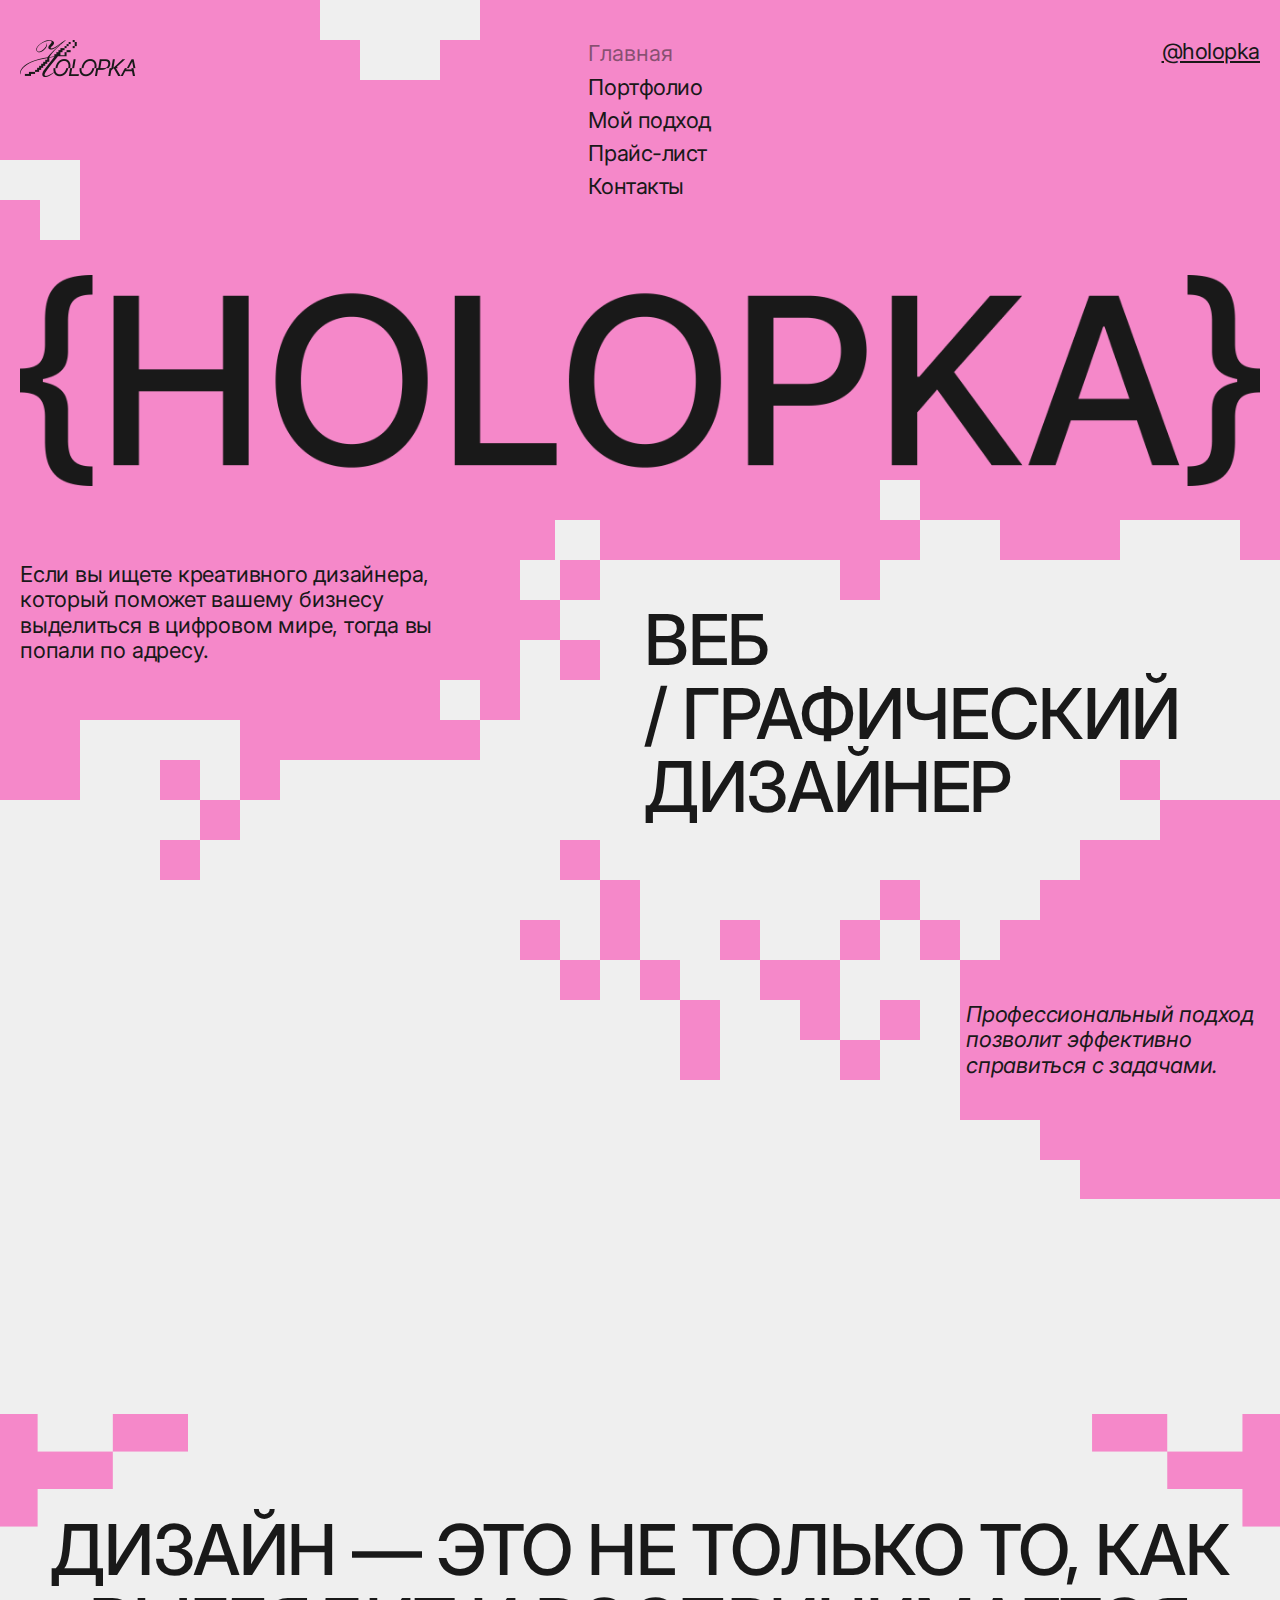
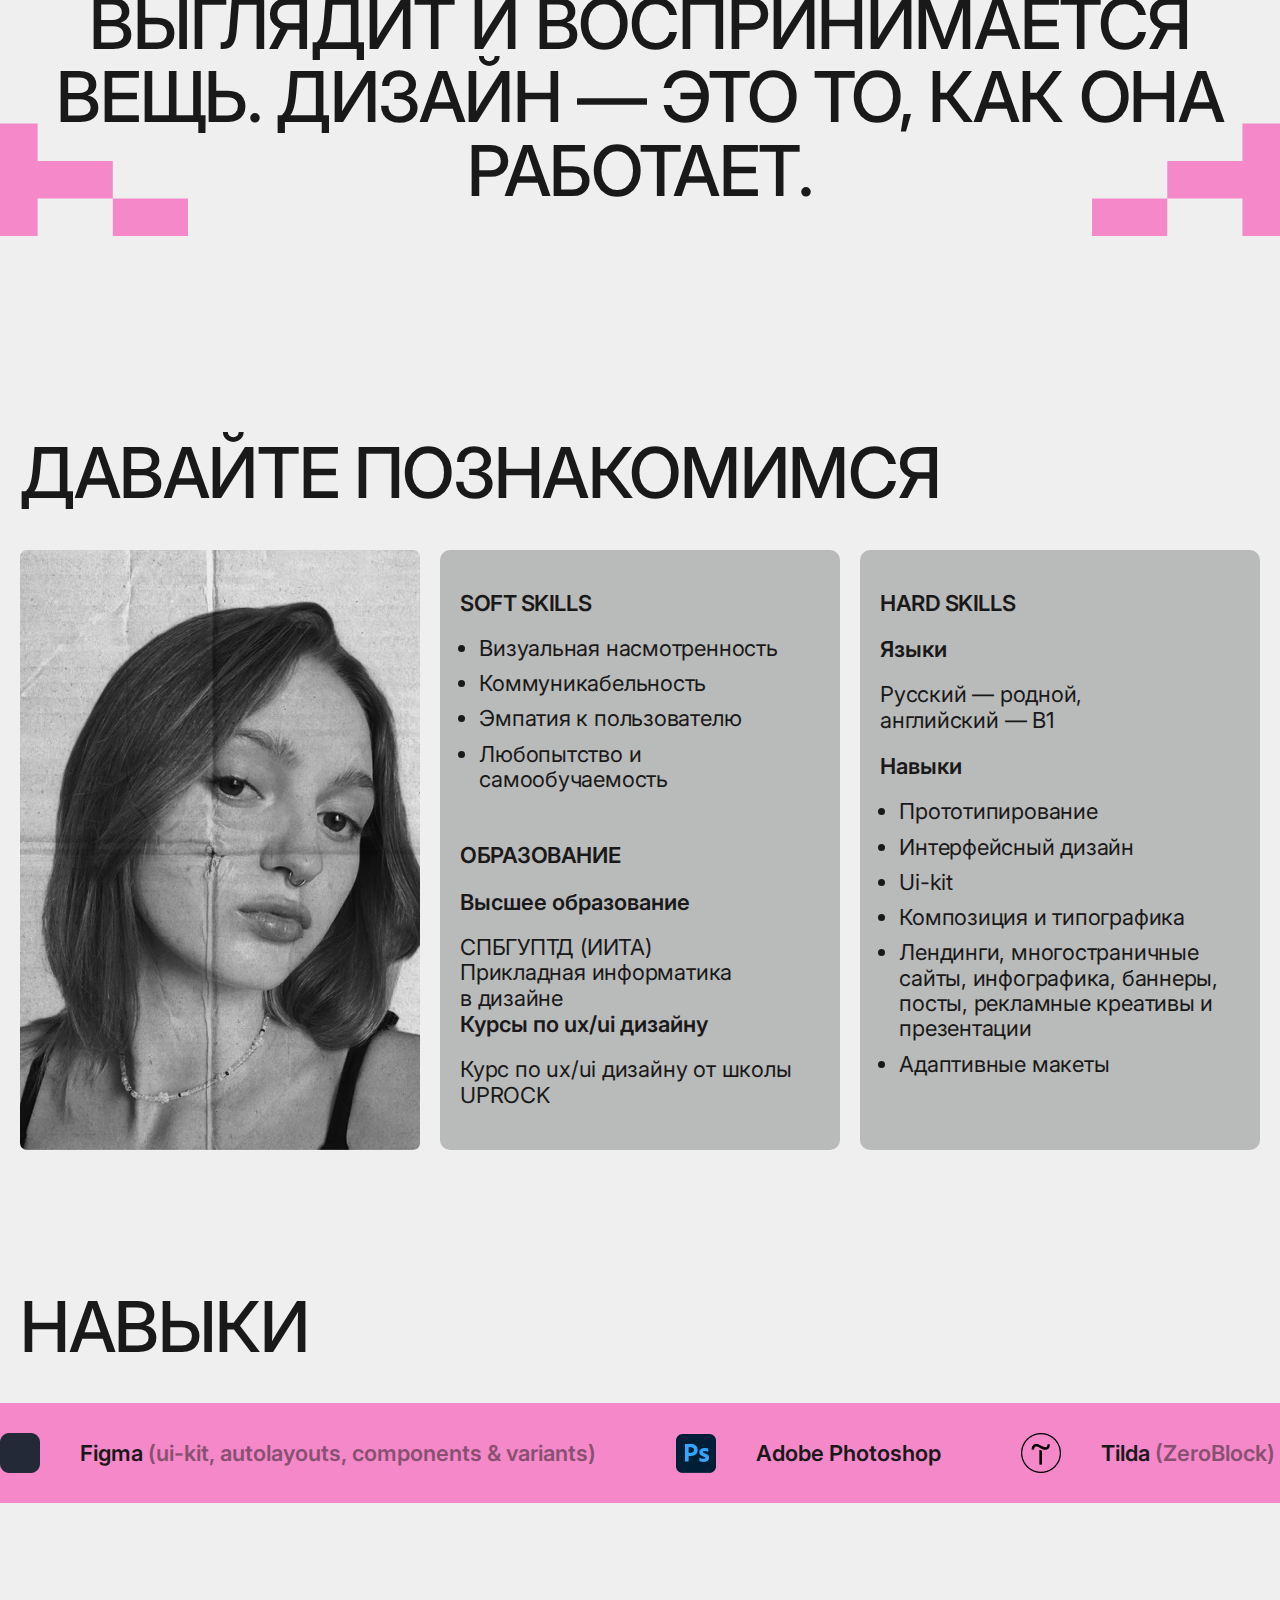
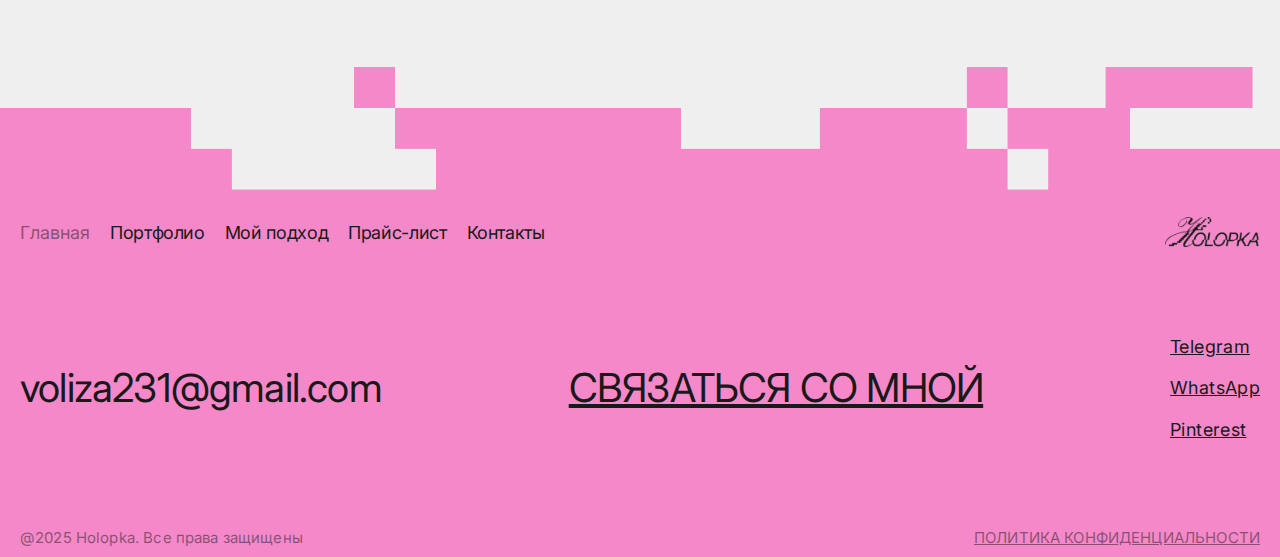
<file: index.html>
<!DOCTYPE html>
<html lang="ru">
<head>
  <meta charset="UTF-8">
  <meta name="viewport" content="width=device-width, initial-scale=1.0">
  <title>HOLOPKA-Главная</title>
<link rel="preconnect" href="https://fonts.googleapis.com">
<link rel="preconnect" href="https://fonts.gstatic.com" crossorigin>
<link href="https://fonts.googleapis.com/css2?family=Inter:wght@400;500;600&display=swap" rel="stylesheet">
  <link rel="stylesheet" href="global_all/global.css">
  <link rel="stylesheet" href="style_all/style.css">
</head>
<body>

<section id="hero" class="hero-section">
  <header class="site-header">
    <div class="container">
      <a href="index.html" class="header-logo" aria-label="Holopka Home">
        <div style="position: relative; width: 117.00px; height: 37.00px;">
          <img src="Images_all/images/Логотип.png" alt="logo part" style="position: absolute;">
        </div>
      </a>
      <nav class="header-nav" aria-label="Main navigation">
        <ul>
          <li class="nav-item-active"><span>Главная</span></li>
          <li><a href="portfolio_bootstrap.html">Портфолио</a></li>
          <li><a href="#quote">Мой подход</a></li>
          <li><a href="price_flex.html">Прайс-лист</a></li>
          <li><a href="contact_java.html">Контакты</a></li>
        </ul>
      </nav>
      <div class="header-contact">
        <a href="https://t.me/holopka">@holopka</a> 
      </div>
    </div>
  </header>
  <div class="hero-content">
    <div class="hero-text-left">
      <p>Если вы ищете креативного дизайнера, который поможет вашему бизнесу выделиться в цифровом мире, тогда вы попали по адресу.</p>
    </div>
    <div class="hero-main-title">
      <img src="Images_all/images/H1.png" alt="{HOLOPKA}">
    </div>
    <div class="container">
        <h2 class = "hero-subtitle" >ВЕБ <br>/ ГРАФИЧЕСКИЙ <br> ДИЗАЙНЕР</h2>
      </div>
    <div class="hero-text-right" style="transform: translateY(-100px);">
      <p class="italic">Профессиональный подход позволит эффективно справиться с задачами.</p>
    </div>
  </div>
</section>
<section id="quote" class="quote-section">
  <div class="quote-background">
    <img src="Images_all/images/Скобки.png" alt="Abstract background pattern">
  </div>
  <div class="container">
    <p class="quote-text">ДИЗАЙН — ЭТО НЕ ТОЛЬКО  ТО, КАК ВЫГЛЯДИТ  И ВОСПРИНИМАЕТСЯ ВЕЩЬ. ДИЗАЙН — ЭТО ТО, КАК ОНА РАБОТАЕТ.</p>
  </div>
</section>
<section id="about" class="about-section">
  <div class="container">
    <h2 class="about-title">ДАВАЙТЕ ПОЗНАКОМИМСЯ</h2>
    <div class="about-grid">
      <div class="about-photo">
        <img src="Images_all/images/Фото автора.png" alt="Фото автора">
      </div>
      <div class="about-card">
        <div class="skill-group">
          <h3 class="skill-title">SOFT SKILLS</h3>
          <ul class="skill-list">
            <li>Визуальная насмотренность</li>
            <li>Коммуникабельность</li>
            <li>Эмпатия к пользователю</li>
            <li>Любопытство и самообучаемость</li>
          </ul>
        </div>
        <div class="education-group">
          <h3 class="skill-title">ОБРАЗОВАНИЕ</h3>
          <div class="education-item">
            <h4>Высшее образование</h4>
            <p>СПБГУПТД (ИИТА) <br>Прикладная информатика <br>в дизайне</p>
          </div>
          <div class="education-item">
            <h4>Курсы по ux/ui дизайну</h4>
            <p>Курс по ux/ui дизайну от школы <br>UPROCK</p>
          </div>
        </div>
      </div>
      <div class="about-card">
        <div class="skill-group">
          <h3 class="skill-title">HARD SKILLS</h3>
          <div class="education-item languages-block">
            <h4>Языки</h4>
            <p>Русский — родной, <br>английский — B1</p>
          </div>
          <div class="education-item">
            <h4>Навыки</h4>
            <ul class="skill-list">
              <li>Прототипирование</li>
              <li>Интерфейсный дизайн</li>
              <li>Ui-kit</li>
              <li>Композиция и типографика</li>
              <li>Лендинги, многостраничные сайты, инфографика, баннеры, посты, рекламные креативы и презентации</li>
              <li>Адаптивные макеты</li>
            </ul>
          </div>
        </div>
      </div>
    </div>
  </div>
</section>
<section id="skills" class="skills-section">
  <div class="container">
    <h2 class="skills-main-title">НАВЫКИ</h2>
  </div>
  <div class="skills-marquee">
    <div class="marquee-content">
      <div class="skill-item"><img src="Images_all/images/I2016_7848_2016_7748.png" alt="Figma icon"><span>Figma <span class="skill-note">(ui-kit, autolayouts, components & variants)</span></span></div>
      <div class="skill-item"><img src="Images_all/images/I2016_7848_2016_7760.png" alt="Photoshop icon"><span>Adobe Photoshop</span></div>
      <div class="skill-item"><img src="Images_all/images/I2016_7848_2016_7758.png" alt="Tilda icon"><span>Tilda <span class="skill-note">(ZeroBlock)</span></span></div>
      <div class="skill-item"><img src="Images_all/images/I2016_7848_2016_7763.png" alt="InDesign icon"><span>Adobe InDesign</span></div>
      <div class="skill-item"><img src="Images_all/images/I2016_7848_2016_7766.png" alt="Illustrator icon"><span>Adobe Illustrator</span></div>
      <div class="skill-item"><img src="Images_all/images/I2016_7848_2016_7779.png" alt="Blender icon"><span>Blender <span class="skill-note">(начальный уровень)</span></span></div>
      <div class="skill-item"><img src="Images_all/images/I2016_7848_2016_7769.png" alt="PowerPoint icon"><span>PowerPoint</span></div>
    </div>
  </div>
</section>
<footer id="footer" class="site-footer-main">
  <div class="footer-container">
    <div class="footer-top">
      <nav class="footer-nav">
        <ul>
          <li><span>Главная</span></li>
          <li><a href="portfolio_bootstrap.html">Портфолио</a></li>
          <li><a href="#quote">Мой подход</a></li>
          <li><a href="price_flex.html">Прайс-лист</a></li>
          <li><a href="contact_java.html">Контакты</a></li>
        </ul>
      </nav>
      <a href="index.html" class="footer-logo" aria-label="Holopka Home">
        <div style="position: relative; width: 95.00px; height: 30.00px;">
          <img src="Images_all/images/Логотип.png" alt="logo part" style="position: absolute;">
        </div>
      </a>
    </div>
    <div class="footer-contact-info">
      <p class="footer-email">voliza231@gmail.com</p>
      <a href="contact_java.html" class="footer-contact-link">СВЯЗАТЬСЯ СО МНОЙ</a>
      <div class="footer-socials">
        <ul>
          <li><a href="https://t.me/holopka" target="_blank" rel="noopener noreferrer">Telegram</a></li>
          <li><a href="https://www.whatsapp.com/?lang=ru" target="_blank" rel="noopener noreferrer">WhatsApp</a></li>
          <li><a href="https://ru.pinterest.com/" target="_blank" rel="noopener noreferrer">Pinterest</a></li>
        </ul>
      </div>
    </div>
    <div class="footer-bottom">
      <p class="footer-copyright">@2025 Holopka. Все права защищены</p>
      <a href="https://www.triniti.ru/politika-konfidentsialnosti/" class="footer-privacy">ПОЛИТИКА КОНФИДЕНЦИАЛЬНОСТИ</a>
    </div>
  </div>
</footer>
</body>
</html>
</file>
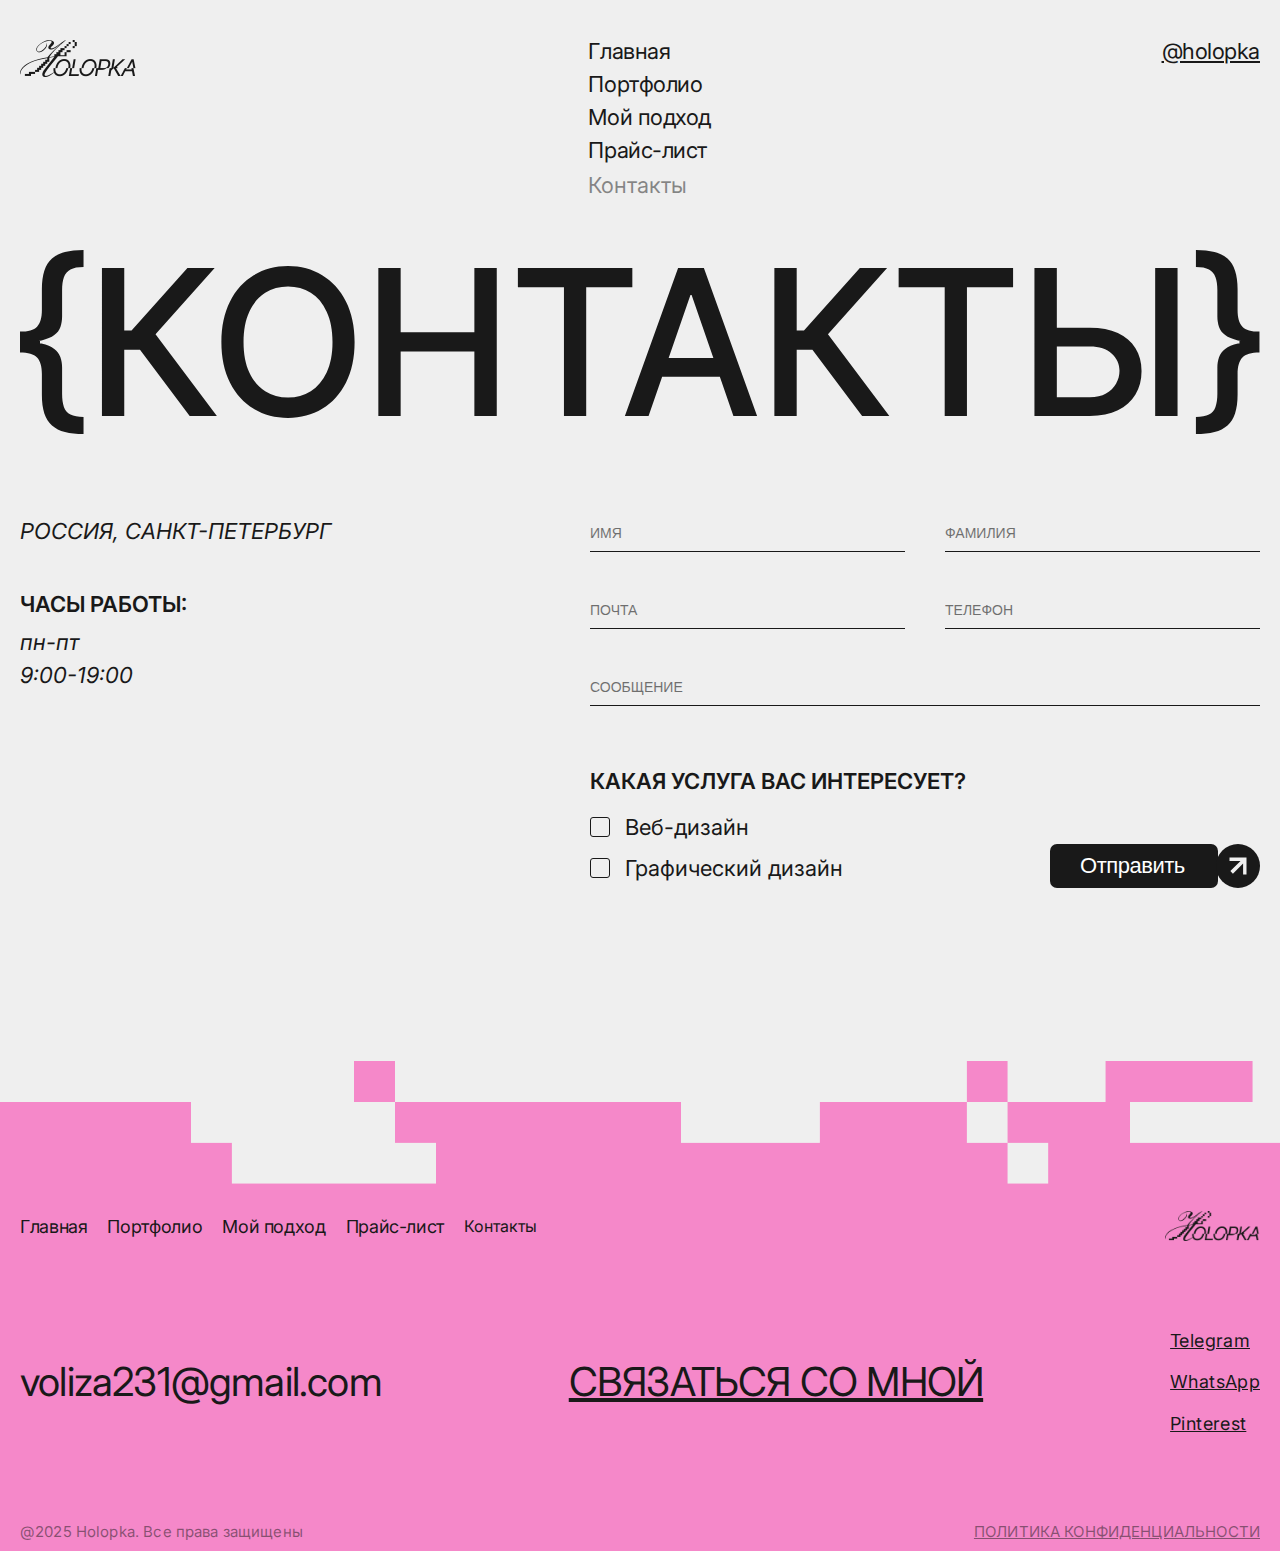
<file: contact_java.html>
<!DOCTYPE html>
<html lang="ru">
<head>
  <meta charset="UTF-8">
  <title>HOLOPKA-Контакты</title>
  <meta name="viewport" content="width=device-width, initial-scale=1.0">
  <link href="https://fonts.googleapis.com/css2?family=Inter:wght@300;400;500;600&display=swap" rel="stylesheet">
  <link rel="stylesheet" href="global_all/global_contact_java.css">
  <link rel="stylesheet" href="style_all/style_contact_java.css">
  <script src="https://code.jquery.com/jquery-3.6.0.min.js"></script>
  <script src="popup.js" defer></script>
</head>
<body>
  <section id="section-header">
    <header class="site-header">
      <div class="container">
        <a href="index.html" class="header-logo" aria-label="Holopka Home">
          <div style="position: relative; width: 117.00px; height: 37.00px;">
            <img src="Images_all/images_contact_java/Логотип.png" alt="logo part" style="position: absolute;">
          </div>
        </a>
        <nav class="header-nav" aria-label="Main navigation">
          <ul>
            <li><a href="index.html">Главная</a></li>
            <li><a href="portfolio_bootstrap.html">Портфолио</a></li>
            <li><a href="#quote">Мой подход</a></li>
            <li><a href="price_flex.html">Прайс-лист</a></li>
            <li class="nav-item-active"><span>Контакты</span></li>
          </ul>
        </nav>
        <div class="header-contact">
          <a href="https://t.me/holopka">@holopka</a> 
        </div>
      </div>
    </header>
  </section>
  
  <section id="section-main">
    <div class="container">
      <img src="Images_all/images_contact_java/H1.svg" alt="ПОРТФОЛИО">
      
      <div class="content-grid">
        <div class="info-column">
          <div class="info-block">
            <p class="info-label">РОССИЯ, САНКТ-ПЕТЕРБУРГ</p>
          </div>
          <div class="info-block">
            <p class="info-label"><strong>ЧАСЫ РАБОТЫ:</strong></p>
            <p>пн-пт</p>
            <p>9:00-19:00</p>
          </div>
        </div>
        
        <div class="form-column">
          <form class="contact-form">
            <div class="form-row">
              <div class="form-group">
                <input type="text" id="name" placeholder="ИМЯ" required>
              </div>
              <div class="form-group">
                <input type="text" id="surname" placeholder="ФАМИЛИЯ">
              </div>
            </div>
            
            <div class="form-row">
              <div class="form-group">
                <input type="email" id="email" placeholder="ПОЧТА" required>
              </div>
              <div class="form-group">
                <input type="tel" id="phone" placeholder="ТЕЛЕФОН" required>
              </div>
            </div>
            
            <div class="form-group full-width">
              <input type="text" id="message" placeholder="СООБЩЕНИЕ">
            </div>
            
            <div class="service-selection">
              <p class="service-title">КАКАЯ УСЛУГА ВАС ИНТЕРЕСУЕТ?</p>
              <div class="checkbox-group">
                <label class="custom-checkbox">
                  <input type="checkbox" name="service" value="web-design">
                  <span class="checkmark"></span>
                  Веб-дизайн
                </label>
                <label class="custom-checkbox">
                  <input type="checkbox" name="service" value="graphic-design">
                  <span class="checkmark"></span>
                  Графический дизайн
                </label>
              </div>
            </div>
            
            <div class="form-footer">
              <button type="submit" class="submit-btn">
                <span>Отправить</span>
              </button>
            </div>
          </form>
        </div>
      </div>
    </div>
  </section>
  
  <footer id="footer" class="site-footer-main">
    <div class="footer-container">
      <div class="footer-top">
        <nav class="footer-nav">
          <ul>
            <li><a href="index.html">Главная</a></li>
            <li><a href="portfolio_bootstrap.html">Портфолио</a></li>
            <li><a href="#quote">Мой подход</a></li>
            <li><a href="price_flex.html">Прайс-лист</a></li>
            <li><span>Контакты</span></li>
          </ul>
        </nav>
        <a href="index.html" class="footer-logo" aria-label="Holopka Home">
          <div style="position: relative; width: 95.00px; height: 30.00px;">
            <img src="Images_all/images_contact_java/Логотип.png" alt="logo part" style="position: absolute;">
          </div>
        </a>
      </div>
      <div class="footer-contact-info">
        <p class="footer-email">voliza231@gmail.com</p>
        <a href="nav-item-active" class="footer-contact-link">СВЯЗАТЬСЯ СО МНОЙ</a>
        <div class="footer-socials">
          <ul>
            <li><a href="https://t.me/holopka" target="_blank" rel="noopener noreferrer">Telegram</a></li>
            <li><a href="https://www.whatsapp.com/?lang=ru" target="_blank" rel="noopener noreferrer">WhatsApp</a></li>
            <li><a href="https://ru.pinterest.com/" target="_blank" rel="noopener noreferrer">Pinterest</a></li>
          </ul>
        </div>
      </div>
      <div class="footer-bottom">
        <p class="footer-copyright">@2025 Holopka. Все права защищены</p>
        <a href="https://www.triniti.ru/politika-konfidentsialnosti/" class="footer-privacy">ПОЛИТИКА КОНФИДЕНЦИАЛЬНОСТИ</a>
      </div>
    </div>
  </footer>
  

  <div id="order-popup" class="popup-overlay" style="display: none;">
    <div class="popup-content">
      <div class="popup-header">
        <button class="popup-close-btn" aria-label="Закрыть">
          <img src="Images_all/images_contact_java/Кнопка.svg" alt="X" width="20" height="20">
        </button>
      </div>
      <img src="Images_all/images_contact_java/Group 2263.svg" alt="Фон" class="popup-image-bg">
      <div class="popup-text-overlay">
        <h2>СПАСИБО!</h2>
        <h3>Ваш заказ оформлен</h3>
        <p>Я свяжусь с вами в ближайшее время для подтверждения заказа.</p>
        <a href="index.html" class="popup-home-btn">На главную</a>
      </div>
    </div>
  </div>
</body>
</html>
</file>
<file: global_all/global.css>
:root {
  --color-text-primary: #191919;
  --color-text-secondary: rgba(25, 25, 25, 0.5);
  --color-background: #efefef;
  --color-accent: #f588c9;
  --color-card-bg: #b9baba;
}

* {
  box-sizing: border-box;
}

body {
  margin: 0;
  font-family: 'Inter', sans-serif;
  background-color: var(--color-background);
  color: var(--color-text-primary);
  overflow-x: hidden;
}

a {
  color: inherit;
  text-decoration: none;
}

ul {
  list-style: none;
  margin: 0;
  padding: 0;
}

img {
  max-width: 100%;
  height: auto;
  display: block;
}

.container {
  width: 100%;
  max-width: 1360px;
  margin-left: auto;
  margin-right: auto;
  padding-left: 20px;
  padding-right: 20px;
}
</file>
<file: style_all/style.css>
/* Header */
.site-header {
  position: absolute;
  top: 40px;
  left: 0;
  right: 0;
  z-index: 10;
}

.site-header .container {
  display: flex;
  justify-content: space-between;
  align-items: flex-start;
}

.header-logo {
  position: relative;
  width: 118px;
  height: 37px;
}

.header-logo img {
  position: absolute;
}

.header-nav ul {
  display: flex;
  flex-direction: column;
  gap: 10px;
  align-items: flex-start;
}

.header-nav a {
  font-size: 22px;
  letter-spacing: -0.44px;
  line-height: 1.05;
  transition: opacity 0.3s;
}

.header-nav a:hover {
  opacity: 0.7;
}

.header-nav .nav-item-active span {
  font-size: 22px;
  color: var(--color-text-secondary);
  cursor: default; 
}

.header-contact a {
  font-size: 22px;
  letter-spacing: -0.44px;
  line-height: 1.05;
  text-decoration: underline;
  text-transform: lowercase;
  transition: opacity 0.3s;
}

.header-contact a:hover {
  opacity: 0.7;
}

@media (max-width: 768px) {
  .site-header .container {
    flex-direction: column;
    align-items: center;
    gap: 20px;
  }
  .header-nav ul {
    align-items: center;
  }
    
}

/* Hero */
.hero-section {
  position: relative;
  min-height: 1240px;
  background-image: url('Images_all/images/Фон хедер.png');
  background-size: cover;
  background-position: center;
  display: flex;
  flex-direction: column;
  padding-top: 235px;
  padding-bottom: 40px;
}

.hero-content {
  position: relative;
  flex-grow: 1;
  display: flex;
  flex-direction: column;
  justify-content: space-between;
  width: 100%;
  max-width: 1360px;
  margin: 0 auto;
  padding: 0 20px;
}

.hero-text-left {
  width: 460px;
  font-size: 22px;
  line-height: 1.15;
  letter-spacing: -0.22px;
  margin-top: 305px;
}

.hero-main-title {
  position: absolute;
  top: 40px;
  left: 50%;
  transform: translateX(-50%);
  width: 100%;
  max-width: 1360px;
}

.hero-subtitle {
  position: absolute;
  top: 310px;
  right: 100px;
  font-size: 70px;
  font-weight: 500;
  line-height: 1.05;
  letter-spacing: -1.4px;
  text-align: left;
}

.hero-text-right {
  align-self: flex-end;
  width: 294px;
  font-size: 22px;
  line-height: 1.15;
  letter-spacing: -0.22px;
}
.hero-text-right p {
  font-style: italic;
}

@media (max-width: 1400px) {
  .hero-main-title {
    padding: 0 20px;
  }
}

@media (max-width: 992px) {
  .hero-section {
    min-height: auto;
    padding-top: 200px;
    padding-bottom: 60px;
  }
  .hero-content {
    justify-content: flex-start;
    gap: 40px;
  }
  .hero-main-title {
    position: static;
    transform: none;
    order: -1;
  }
  .hero-subtitle {
    position: static;
    font-size: 50px;
    margin-top: 20px;
  }
  .hero-text-left, .hero-text-right {
    width: 100%;
    max-width: 500px;
    margin: 0 auto;
    text-align: center;
  }
  .hero-text-left {
    margin-top: 0;
  }
}

@media (max-width: 480px) {
  .hero-subtitle {
    font-size: 36px;
  }
  .hero-text-left, .hero-text-right {
    font-size: 18px;
  }
}

/* Quote */
.quote-section {
  position: relative;
  display: grid;
  place-items: center;     
  min-height: 450px;
  padding: 70px 0 0;
  margin-top: 160px;
}

.quote-background {
  position: absolute;
  top: 0;
  left: 0;
  width: 100%;
  height: 100%;
  z-index: -1;
  display: flex;
  justify-content: center;
  align-items: center;
}

.quote-background img {
  width: 1362px;
  height: 450px;
  object-fit: contain;
}

.quote-text {
  font-size: 70px;
  font-weight: 500;
  line-height: 1.05;
  letter-spacing: -1.4px;
  text-align: center;
  margin: 0;
}

@media (max-width: 992px) {
  .quote-section {
    margin-top: 150px;
  }
  .quote-text {
    font-size: 50px;
  }
}

@media (max-width: 768px) {
  .quote-section {
    margin-top: 100px;
    min-height: 300px;
  }
  .quote-text {
    font-size: 32px;
  }
}

/* About */
.about-section {
  padding-top: 186px;
  padding-bottom: 140px;
}

.about-title {
  font-size: 70px;
  font-weight: 500;
  line-height: 1.05;
  letter-spacing: -1.4px;
  text-align: left;
  margin: 0 0 40px 0;
}

.about-grid {
  display: grid;
  grid-template-columns: repeat(3, 1fr);
  gap: 20px;
}

.about-photo img {
  width: 100%;
  height: 600px;
  object-fit: cover;
  border-radius: 7px;
}

.about-card {
  background-color: var(--color-card-bg);
  border-radius: 10px;
  padding: 40px 20px;
  display: flex;
  flex-direction: column;
  gap: 40px;
}

.skill-title {
  font-size: 22px;
  font-weight: 600;
  line-height: 1.2;
  letter-spacing: -0.44px;
  margin: 0 0 20px 0;
}

.skill-list {
  padding-left: 1.2em;
  list-style: disc;
}

.skill-list li, .education-item p {
  font-size: 22px;
  line-height: 1.15;
  letter-spacing: -0.22px;
}

.skill-list li {
  margin-bottom: 10px;
}

.education-group {
  display: flex;
  flex-direction: column;
}

.education-item h4 {
  font-size: 22px;
  font-weight: 600;
  line-height: 1.2;
  margin: 0 0 20px 0;
}
.languages-block {
  margin-bottom: 20px;
}

.education-item p {
  margin: 0;
}

@media (max-width: 992px) {
  .about-section {
    padding-top: 100px;
    padding-bottom: 80px;
  }
  .about-title {
    font-size: 50px;
    text-align: center;
  }
  .about-grid {
    grid-template-columns: 1fr;
  }
  .about-photo img {
    height: auto;
    max-height: 600px;
  }
}

@media (max-width: 480px) {
  .about-title {
    font-size: 36px;
  }
  .skill-list li, .education-item p, .education-item h4, .skill-title {
    font-size: 18px;
  }
}

/* Skills */
.skills-section {
  padding-bottom: 164px;
}

.skills-main-title {
  font-size: 70px;
  font-weight: 500;
  line-height: 1.05;
  letter-spacing: -1.4px;
  margin: 0 0 40px 0;
}

.skills-marquee {
  background-color: var(--color-accent);
  padding: 30px 0;
  overflow: hidden;
  white-space: nowrap;
}

@keyframes marquee {
  0% { transform: translateX(0); }
  100% { transform: translateX(-50%); } 
}

.marquee-content {
  display: grid;
  grid-auto-flow: column;   /* элементы идут в одну строку вправо */
  grid-auto-columns: max-content; /* ширина по содержимому, как flex */
  column-gap: 80px;         /* аналог flex-gap */
  animation: marquee 40s linear infinite;
}

.skill-item {
  display: flex;
  align-items: center;
  gap: 40px;
  font-size: 22px;
  font-weight: 600;
  line-height: 1.2;
  flex-shrink: 0;
}

.skill-item img {
  width: 40px;
  height: 40px;
  object-fit: contain;
}

.skill-note {
  opacity: 0.5;
}

@media (max-width: 992px) {
  .skills-main-title {
    font-size: 50px;
    text-align: center;
  }
}

@media (max-width: 480px) {
  .skills-main-title {
    font-size: 36px;
  }
  .skill-item {
    font-size: 18px;
    gap: 20px;
  }
  .marquee-content {
    gap: 40px;
  }
}

/* Footer */
.site-footer-main {
  position: relative;
  padding: 150px 0 10px;
  background-image: url("Images_all/images/Фон футер.png");
  background-size: cover;
  background-position: center;
  min-height: 480px;
  display: flex;
  flex-direction: column;
  justify-content: space-between;
}

.footer-container {
  width: 100%;
  max-width: 1360px;
  margin-left: auto;
  margin-right: auto;
  padding-left: 20px;
  padding-right: 20px;
  display: flex;
  flex-direction: column;
  gap: 80px;
}

.footer-top {
  display: flex;
  justify-content: space-between;
  align-items: center;
}

.footer-nav ul {
  display: flex;
  gap: 20px;
}

.footer-nav a {
  font-size: 18px;
  letter-spacing: -0.36px;
  transition: color 0.3s;
}
.footer-nav a:hover {
  color: var(--color-text-secondary);
}
.footer-nav li:first-child span {
  font-size: 18px;
  color: var(--color-text-secondary);
  cursor: default;
}


.footer-logo {
  position: relative;
  width: 95px;
  height: 30px;
}

.footer-contact-info {
  display: flex;
  justify-content: space-between;
  align-items: center;
}

.footer-email, .footer-contact-link {
  font-size: 40px;
  line-height: 1.05;
  letter-spacing: -0.8px;
}

.footer-contact-link {
  text-decoration: underline;
}

.footer-socials ul {
  display: flex;
  flex-direction: column;
  gap: 20px;
  align-items: flex-start;
}

.footer-socials a {
  font-size: 18px;
  line-height: 1.2;
  letter-spacing: 0.36px;
  text-decoration: underline;
}

.footer-bottom {
  display: flex;
  justify-content: space-between;
  align-items: center;
  font-size: 15px;
  line-height: 1.2;
  letter-spacing: 0.15px;
  color: var(--color-text-secondary);
}

.footer-copyright {
  margin: 0;
}

.footer-privacy {
  text-decoration: underline;
}

@media (max-width: 1200px) {
  .footer-contact-info {
    flex-direction: column;
    align-items: flex-start;
    gap: 30px;
  }
}

@media (max-width: 768px) {
  .footer-container {
    gap: 60px;
  }
  .footer-top, .footer-bottom {
    flex-direction: column;
    gap: 30px;
    text-align: center;
  }
  .footer-nav ul {
    flex-direction: column;
    align-items: center;
    gap: 15px;
  }
  .footer-email, .footer-contact-link {
    font-size: 28px;
  }
  .footer-contact-info {
    align-items: center;
  }
  .footer-socials ul {
    align-items: center;
  }
}
</file>
<file: global_all/global_contact_java.css>
:root {
  --color-text-primary: #191919;
  --color-text-secondary: rgba(25, 25, 25, 0.5);
  --color-background: #efefef;
  --color-accent: #f588c9;
  --color-card-bg: #b9baba;
}

* {
  box-sizing: border-box;
}

body {
  margin: 0;
  font-family: 'Inter', sans-serif;
  background-color: var(--color-background);
  color: var(--color-text-primary);
  overflow-x: hidden;
}

a {
  color: inherit;
  text-decoration: none;
}

ul {
  list-style: none;
  margin: 0;
  padding: 0;
}

img {
  max-width: 100%;
  height: auto;
  display: block;
}

.container {
  width: 100%;
  max-width: 1360px;
  margin-left: auto;
  margin-right: auto;
  padding-left: 20px;
  padding-right: 20px;
}
</file>
<file: style_all/style_contact_java.css>
/* Header */
.site-header {
  position: absolute;
  top: 40px;
  left: 0;
  right: 0;
  z-index: 10;
}

.site-header .container {
  display: flex;
  justify-content: space-between;
  align-items: flex-start;
}

.header-logo {
  position: relative;
  width: 118px;
  height: 37px;
}

.header-logo img {
  position: absolute;
}

.header-nav ul {
  display: flex;
  flex-direction: column;
  gap: 10px;
  align-items: flex-start;
}

.header-nav a {
  font-size: 22px;
  letter-spacing: -0.44px;
  line-height: 1.05;
  transition: opacity 0.3s;
}

.header-nav a:hover {
  opacity: 0.7;
}

.header-nav .nav-item-active span {
  font-size: 22px;
  color: var(--color-text-secondary);
  cursor: default; 
}

.header-contact a {
  font-size: 22px;
  letter-spacing: -0.44px;
  line-height: 1.05;
  text-decoration: underline;
  text-transform: lowercase;
  transition: opacity 0.3s;
}

.header-contact a:hover {
  opacity: 0.7;
}

@media (max-width: 768px) {
  .site-header .container {
    flex-direction: column;
    align-items: center;
    gap: 20px;
  }
  .header-nav ul {
    align-items: center;
  }
}

/* Main */
#section-main {
  margin-top: 250px;
  margin-bottom: 165px;
}

.page-title {
  width: 100%;
  height: auto;
}

.content-grid {
  display: grid;
  margin-top: 80px;
  margin-bottom: 60px;
  grid-template-columns: auto 670px; 
  gap: 120px; 
  justify-content: space-between;
}

.info-column {
  display: flex;
  flex-direction: column;
  gap: 40px;
  max-width: 500px;
}

.info-block p {
  margin: 0;
  font-size: 22px;
  line-height: 1.5;
  font-style: italic;
}

.info-block strong {
  font-weight: 600;
  font-style: normal;
  display: block;
  margin-bottom: 5px;
}

.form-column {
  width: 670px;
  max-width: 100%;
}

.contact-form {
  display: flex;
  flex-direction: column;
  gap: 40px;
}

.form-row {
  display: grid;
  grid-template-columns: 1fr 1fr;
  gap: 40px;
}

.form-group {
  width: 100%;
}

.form-group input {
  width: 100%;
  background: transparent;
  border: none;
  border-bottom: 1px solid #191919;
  padding: 10px 0;
  font-size: 14px;
  color: #191919;
  text-transform: uppercase;
  outline: none;
  border-radius: 0;
  transition: border-color 0.3s;
}

.form-group input:focus {
  border-bottom-color: #555;
}

.form-group input::placeholder {
  color: #191919;
  opacity: 0.6;
}

.full-width {
  grid-column: 1 / -1;
}

.service-title {
  font-weight: 600;
  margin-bottom: 20px;
  text-transform: uppercase;
  font-size: 22px;
}

.checkbox-group {
  display: flex;
  flex-direction: column;
  gap: 15px;
}

.custom-checkbox {
  display: flex;
  align-items: center;
  gap: 15px;
  cursor: pointer;
  font-size: 22px;
}

.custom-checkbox input {
  display: none;
}

.checkmark {
  width: 20px;
  height: 20px;
  border: 1px solid #191919;
  border-radius: 3px;
  display: inline-block;
  position: relative;
}

.custom-checkbox input:checked + .checkmark::after {
  content: '';
  position: absolute;
  top: 50%;
  left: 50%;
  transform: translate(-50%, -50%);
  width: 12px;
  height: 12px;
  background-color: #191919;
}

.form-footer {
  display: flex;
  justify-content: flex-end;
  margin-top: -85px; 
}

.submit-btn {
  border: none;
  padding: 0;
  background: transparent;
  cursor: pointer;

  width: 210px;       
  height: 60px;        

  background-image: url('Images_all/images/отправить.svg');
  background-repeat: no-repeat;
  background-position: center;
  background-size: contain;     
  display: flex;
  align-items: center;
  padding-left: 30px;

  font-size: 22px;
  font-weight: 500;
  color: white;                 
  letter-spacing: -0.48px;

  transition: all 0.35s ease;
}

.submit-btn:hover {
  opacity: 0.92;
  transform: translateY(-3px);
}

.submit-btn:active {
  transform: translateY(-1px);
}

@media (max-width: 1200px) {
  .content-grid {
    grid-template-columns: 1fr;
    gap: 60px;
  }
  
  .info-column {
    flex-direction: row;
    justify-content: space-between;
    max-width: 100%;
    margin-bottom: 30px;
  }
  
  .form-column {
    width: 100%;
    max-width: 670px;
    margin: 0 auto;
  }
}

@media (max-width: 768px) {
  .content-grid {
    gap: 40px;
  }
  
  .info-column {
    flex-direction: column;
    gap: 30px;
  }
  
  .form-row {
    grid-template-columns: 1fr;
    gap: 30px;
  }
  
  .contact-form {
    gap: 30px;
  }
  
  .form-footer {
    margin-top: 0;
  }
}

@media (max-width: 600px) {
  #section-main {
    margin-top: 180px;
  }
  
  .content-grid {
    margin-top: 50px;
  }
  
  .form-column {
    width: 100%;
  }
}

/* Footer */
.site-footer-main {
  position: relative;
  padding: 150px 0 10px;
  background-image: url('Images_all/images/Фон\ футер.png');
  background-size: cover;
  background-position: center;
  min-height: 480px;
  display: flex;
  flex-direction: column;
  justify-content: space-between;
}

.footer-container {
  width: 100%;
  max-width: 1360px;
  margin-left: auto;
  margin-right: auto;
  padding-left: 20px;
  padding-right: 20px;
  display: flex;
  flex-direction: column;
  gap: 80px;
}

.footer-top {
  display: flex;
  justify-content: space-between;
  align-items: center;
}

.footer-nav ul {
  display: flex;
  gap: 20px;
}

.footer-nav a {
  font-size: 18px;
  letter-spacing: -0.36px;
  transition: color 0.3s;
}
.footer-nav a:hover {
  color: var(--color-text-secondary);
}
.footer-nav li:first-child span {
  font-size: 18px;
  color: var(--color-text-secondary);
  cursor: default;
}

.footer-logo {
  position: relative;
  width: 95px;
  height: 30px;
}

.footer-contact-info {
  display: flex;
  justify-content: space-between;
  align-items: center;
}

.footer-email, .footer-contact-link {
  font-size: 40px;
  line-height: 1.05;
  letter-spacing: -0.8px;
}

.footer-contact-link {
  text-decoration: underline;
}

.footer-socials ul {
  display: flex;
  flex-direction: column;
  gap: 20px;
  align-items: flex-start;
}

.footer-socials a {
  font-size: 18px;
  line-height: 1.2;
  letter-spacing: 0.36px;
  text-decoration: underline;
}

.footer-bottom {
  display: flex;
  justify-content: space-between;
  align-items: center;
  font-size: 15px;
  line-height: 1.2;
  letter-spacing: 0.15px;
  color: var(--color-text-secondary);
}

.footer-copyright {
  margin: 0;
}

.footer-privacy {
  text-decoration: underline;
}

@media (max-width: 1200px) {
  .footer-contact-info {
    flex-direction: column;
    align-items: flex-start;
    gap: 30px;
  }
}

@media (max-width: 768px) {
  .footer-container {
    gap: 60px;
  }
  .footer-top, .footer-bottom {
    flex-direction: column;
    gap: 30px;
    text-align: center;
  }
  .footer-nav ul {
    flex-direction: column;
    align-items: center;
    gap: 15px;
  }
  .footer-email, .footer-contact-link {
    font-size: 28px;
  }
  .footer-contact-info {
    align-items: center;
  }
  .footer-socials ul {
    align-items: center;
  }
}
/* Popup стили */
.popup-overlay {
  position: fixed;
  top: 0; left: 0;
  width: 100%;
  height: 100%;
  background-color: rgba(0, 0, 0, 0.7);
  z-index: 1000;
  display: flex;
  justify-content: center;
  align-items: center;
  animation: fadeIn 0.4s ease;
}

.popup-content {
  position: relative;
  width: 595px;
  max-width: 90%;
  height: 480px;                    
  background: #F588C9;
  border: 1px solid #191919;
  border-radius: 7px;
  overflow: hidden;                 
  padding: 0;
}

.popup-header {
  position: absolute;
  top: 20px;
  right: 20px;
  z-index: 10;
}

.popup-image-bg {
  position: absolute;
  top: 0;
  left: 0;
  width: 100%;
  height: 100%;
  object-fit: cover;
  z-index: 1;
}

.popup-text-overlay {
  text-align: center;
  position: relative;
  z-index: 2;
  padding: 60px 40px 40px 80px;    
  color: #191919;
  max-width: 340px;
}

.popup-text-overlay h2 {
  font-weight: 600;
  font-size: 32px;
  line-height: 1.1;
  letter-spacing: -0.02em;
  text-transform: uppercase;
  margin: 0 0 20px 0;
}

.popup-text-overlay h3 {
  font-weight: 600;
  font-size: 24px;
  line-height: 1.2;
  margin: 0 0 15px 0;
}

.popup-text-overlay p {
  font-weight: 400;
  font-size: 16px;
  line-height: 1.4;
  margin: 0 0 20px 0;
  opacity: 0.9;
}
.popup-close-btn {
  width: 30px;
  height: 30px;
  background: transparent;
  border: none;
  cursor: pointer;
  position: relative;
  display: flex;
  align-items: center;
  justify-content: center;
  padding: 0;
}

.close-icon {
  position: relative;
  display: block;
  width: 20px;
  height: 2px;
  background-color: #191919;
  transform: rotate(45deg);
}

.close-icon::after {
  content: '';
  position: absolute;
  width: 20px;
  height: 2px;
  background-color: #191919;
  transform: rotate(-90deg);
}

.popup-close-btn:hover .close-icon {
  background-color: #555;
}

.popup-close-btn:hover .close-icon::after {
  background-color: #555;
}

.popup-home-btn {
  width: 230px;
  height: 65px;
  background-image: url('Images_all/images/отправить.svg');
  background-repeat: no-repeat;
  background-position: center;
  background-size: transparent;
  border: none;
  background-size: contain;
  display: flex;
  align-items: center;
  padding-left: 35px;
  font-size: 22px;
  font-weight: 500;
  color: white;
  letter-spacing: -0.48px;
  cursor: pointer;
  transition: all 0.35s ease;
}

.popup-home-btn:hover {
  opacity: 0.9;
  transform: translateY(-3px);
}

@media (max-width: 768px) {
  .popup-content {
    height: 420px;
  }
  .popup-text-overlay {
    padding: 50px 20px 30px 40px;
  }
  .popup-text-overlay h2 { font-size: 26px; }
  .popup-text-overlay h3 { font-size: 20px; }
  .popup-text-overlay p  { font-size: 15px; }
  .popup-home-btn {
    width: 200px;
    height: 55px;
    padding-left: 25px;
    font-size: 20px;
  }
}

@media (max-width: 480px) {
  .popup-text-overlay {
    padding-left: 25px;
  }
  .popup-text-overlay h2 { font-size: 24px; }
}
</file>
